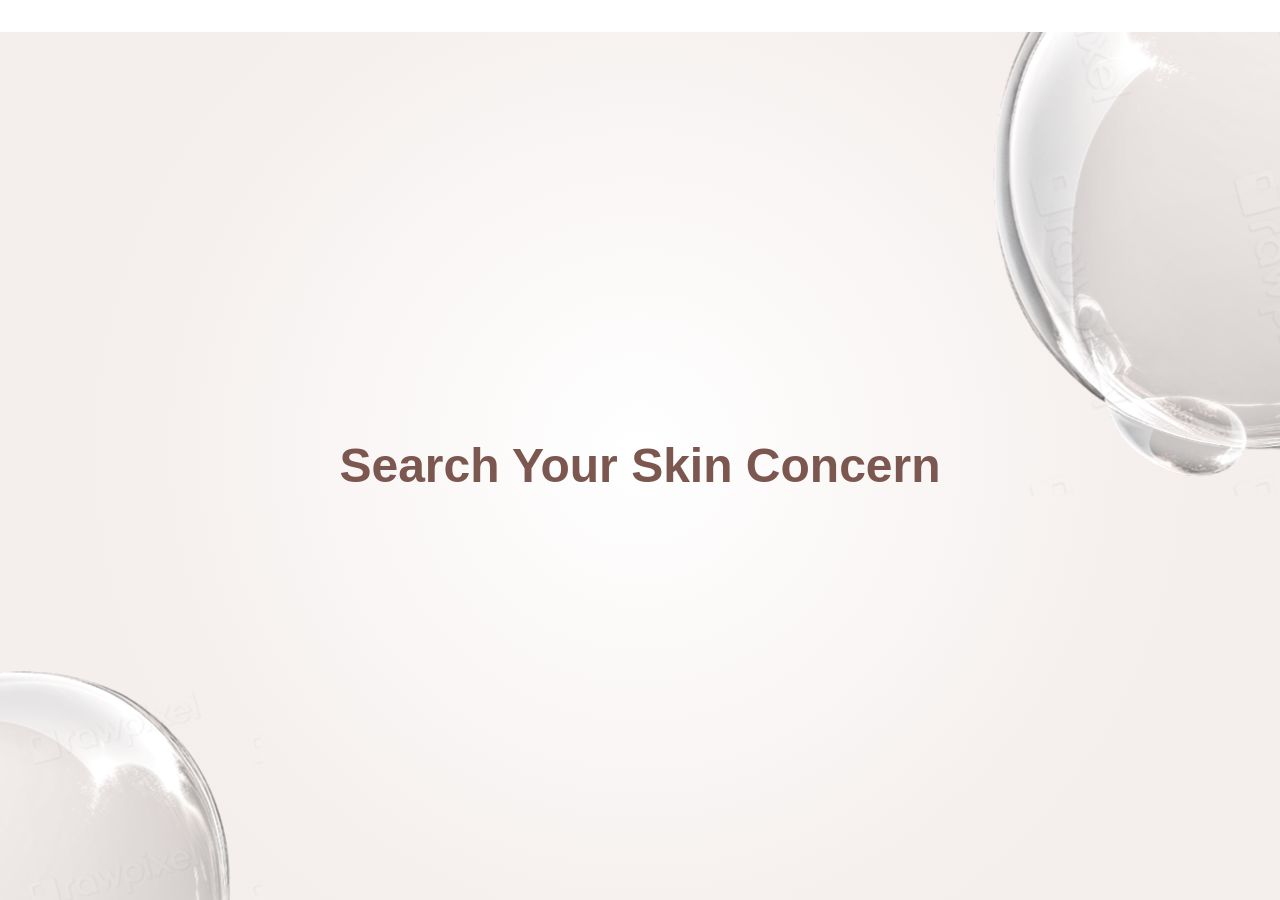
<file: index.html>
<!doctype html>
<!-- Entry point for GitHub Pages: sends visitors from the site root to the home page -->
<html lang="en">
  <head>
    <meta charset="utf-8" />
    <meta name="viewport" content="width=device-width, initial-scale=1" />
    <meta http-equiv="refresh" content="0; url=pages/home.html" />
    <title>Redirecting…</title>
  </head>
  <body>
    <p><a href="pages/home.html">Go to the home page</a></p>
  </body>
</html>
</file>
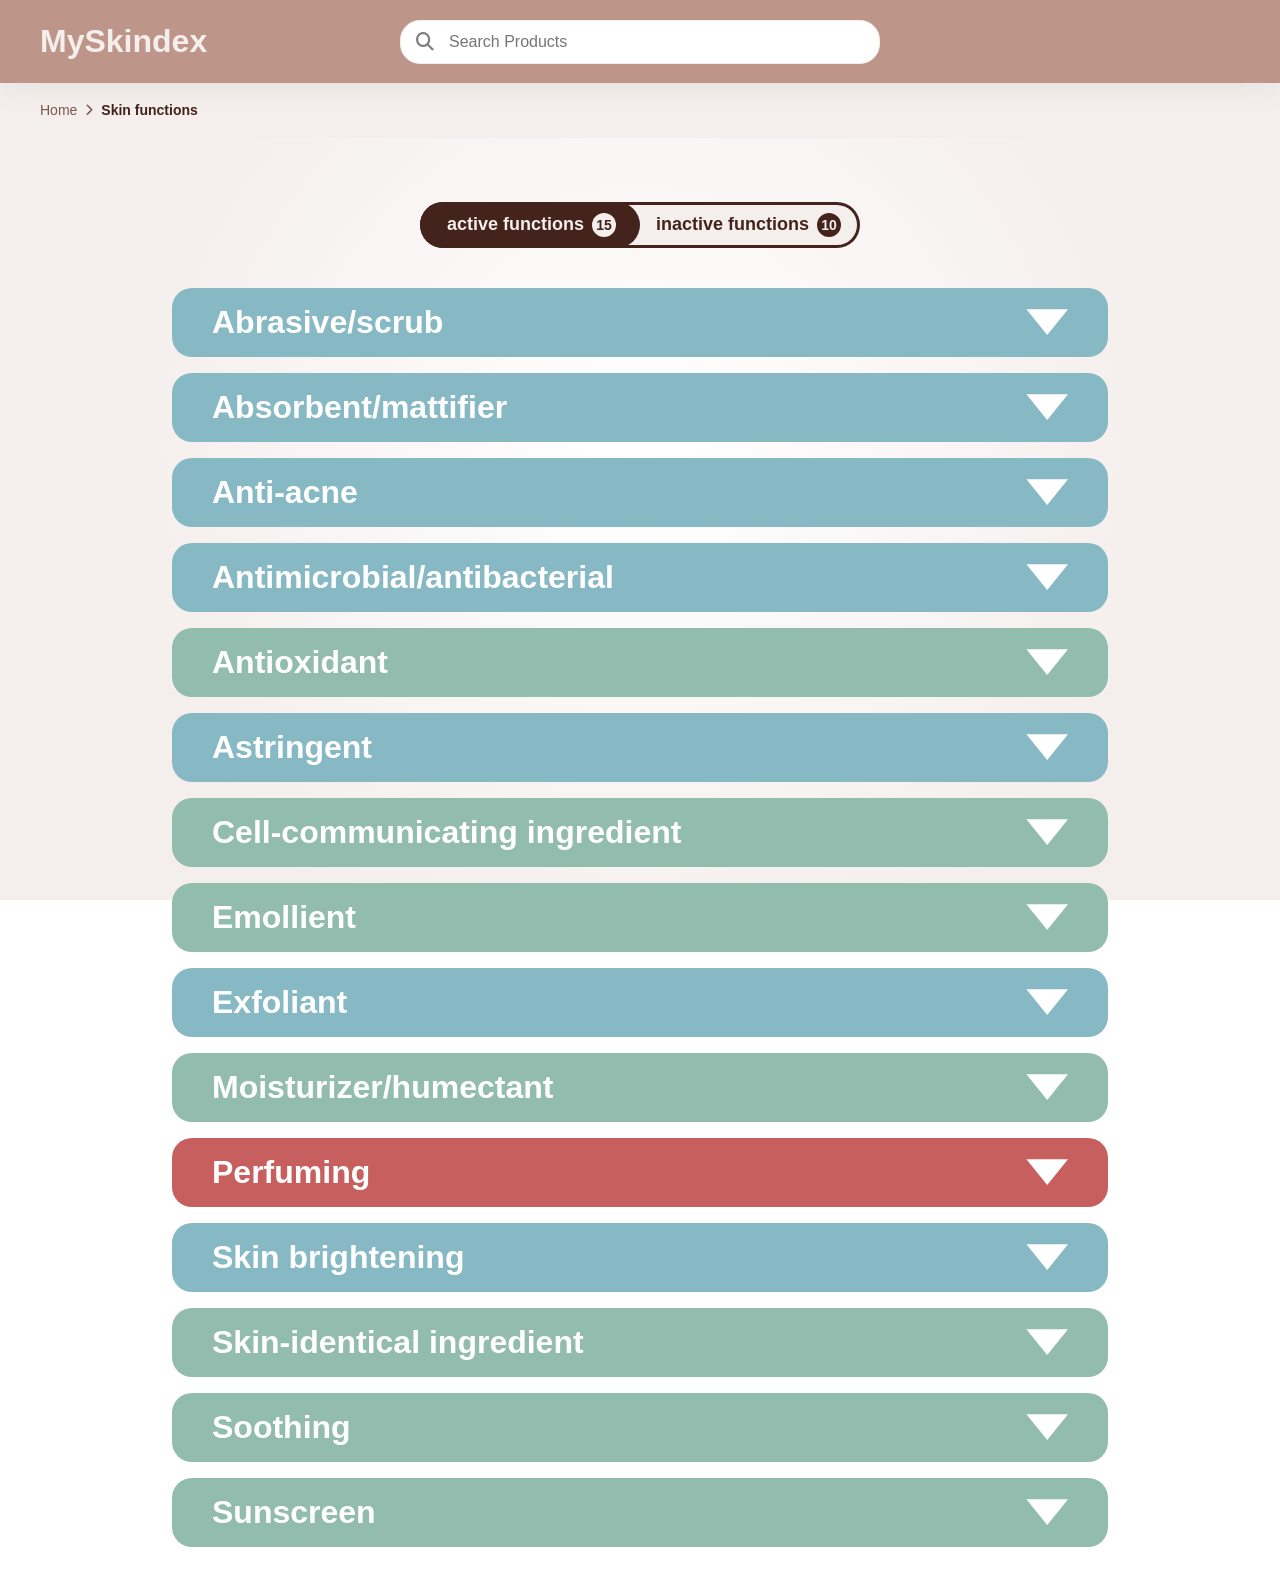
<file: pages/functions.html>
<!DOCTYPE html>
<html lang="en">
<head>
  <meta charset="utf-8" />
  <meta name="viewport" content="width=device-width, initial-scale=1" />
  <title>Functions — MySkindex</title>
  <link rel="stylesheet" href="../index.css" />
  <script src="../components/header.js" defer></script>
  <script src="../components/footer.js" defer></script>
  <script src="../components/breadcrumb.js" defer></script>
  <script src="../components/dropdown.js" defer></script>
  <script src="../data/filter-lists.js" defer></script> 
  <script src="../components/pill.js" defer></script>
</head>
<body>

  <my-header></my-header>
  <my-breadcrumb current="functions"></my-breadcrumb>

  <main>
    <div class="function-toggle" role="group" aria-label="Which functions to show">
      <button type="button" class="toggle-side" data-side="main" aria-pressed="true">active functions <span class="toggle-count"></span></button>
      <button type="button" class="toggle-side" data-side="other" aria-pressed="false">inactive functions <span class="toggle-count"></span></button>
    </div>

    <!-- One list per tab. Each is filled with <function-dropdown>s by renderFunctions() the first time it's shown -->
    <div class="function-list" data-side="main"></div>
    <div class="function-list" data-side="other" hidden></div>
  </main>


  <script>
    // Builds one <function-dropdown> for each function in the list and adds it to the page.
    // Each function looks like: { label, color, description, ingredients: ["...", "..."] }
    function renderFunctions(functions, list) {
      functions.forEach((fn) => {
        const dropdown = document.createElement("function-dropdown");
        // setAttribute is safe: the text is never read as HTML
        dropdown.setAttribute("function-label", fn.label);
        // The selected skin concern (if any), so the ingredients text can name it, e.g. "in Anti-Aging products"
        if (selectedConcern && fn.group) {
          dropdown.setAttribute("concern-label", selectedConcern.label);
          dropdown.setAttribute("concern-group", fn.group); // gofor / thesehelp / avoid
        }
        if (fn.color) dropdown.setAttribute("color", fn.color); // no color -> the dropdown uses gray
        dropdown.setAttribute("description", fn.description);
        dropdown.setAttribute("ingredients", JSON.stringify(fn.ingredients)); // attributes only hold text, so turn the list into JSON
        list.appendChild(dropdown);
      });
    }

    // Each group in concerns.json and the color its functions show in.
    const CONCERN_GROUP_COLORS = {
      gofor: "var(--color-function-green)",
      thesehelp: "var(--color-function-blue)",
      avoid: "var(--color-function-red)",
    };

    // Only used when no skin concern is selected: which functions count as "active", and their colors.
    // Anything not listed is "inactive" and shows in gray.
    const ACTIVE_FUNCTION_COLORS = {
      // green: hydrates, calms, or protects
      "moisturizer/humectant": "var(--color-function-green)",
      "emollient": "var(--color-function-green)",
      "soothing": "var(--color-function-green)",
      "skin-identical ingredient": "var(--color-function-green)",
      "antioxidant": "var(--color-function-green)",
      "cell-communicating ingredient": "var(--color-function-green)",
      "sunscreen": "var(--color-function-green)",
      // blue: treats or exfoliates
      "exfoliant": "var(--color-function-blue)",
      "abrasive/scrub": "var(--color-function-blue)",
      "anti-acne": "var(--color-function-blue)",
      "skin brightening": "var(--color-function-blue)",
      "absorbent/mattifier": "var(--color-function-blue)",
      "antimicrobial/antibacterial": "var(--color-function-blue)",
      "astringent": "var(--color-function-blue)",
      // red: can irritate
      "perfuming": "var(--color-function-red)",
    };

    let activeFunctions = [];
    let inactiveFunctions = [];
    let selectedConcern = null; // the concern object from concerns.json, or null when none is picked

    // Toggle: "Active functions" (left) shows activeFunctions, "Inactive functions" (right) shows inactiveFunctions.
    const toggle = document.querySelector(".function-toggle");

    function showSide(side) {
      toggle.querySelectorAll(".toggle-side").forEach((button) => {
        button.setAttribute("aria-pressed", String(button.dataset.side === side));
      });
      toggle.dataset.side = side; 

      // Each tab is built once, then just hidden or shown
      document.querySelectorAll(".function-list").forEach((list) => {
        list.hidden = list.dataset.side !== side;
        if (!list.hidden && !list.hasChildNodes()) {
          renderFunctions(side === "other" ? inactiveFunctions : activeFunctions, list);
        }
      });
    }

    toggle.addEventListener("click", (event) => {
      const button = event.target.closest(".toggle-side");
      if (button) showSide(button.dataset.side);
    });

    function loadJson(url) {
      return fetch(url).then((res) => {
        if (!res.ok) throw new Error(`Couldn't load ${url} (${res.status})`);
        return res.json();
      });
    }

    // Active = the concern's Go For, These Help, and Avoid functions, in that order.
    function getConcernFunctions(functions, concern) {
      return Object.entries(CONCERN_GROUP_COLORS).flatMap(([group, color]) =>
        functions
          .filter((fn) => concern[group].includes(fn.label))
          .map((fn) => ({ ...fn, color, group }))
      );
    }

    function getDefaultFunctions(functions) {
      return functions
        .filter((fn) => fn.label in ACTIVE_FUNCTION_COLORS)
        .map((fn) => ({ ...fn, color: ACTIVE_FUNCTION_COLORS[fn.label] }));
    }

    // Waits for DOMContentLoaded because FilterLists comes from a deferred script.
    document.addEventListener("DOMContentLoaded", () => {
      Promise.all([loadJson("../data/functions.json"), loadJson("../data/concerns.json")])
        .then(([functions, { concerns }]) => {
          const concern = concerns[FilterLists.getSelectedConcern()];
          selectedConcern = concern || null;
          activeFunctions = concern ? getConcernFunctions(functions, concern) : getDefaultFunctions(functions);

          // Inactive = everything in functions.json that isn't active.
          const activeLabels = new Set(activeFunctions.map((fn) => fn.label));
          inactiveFunctions = functions.filter((fn) => !activeLabels.has(fn.label));

          // Show how many functions are in each tab
          toggle.querySelector('[data-side="main"] .toggle-count').textContent = activeFunctions.length;
          toggle.querySelector('[data-side="other"] .toggle-count').textContent = inactiveFunctions.length;

          showSide("main");
        })
        .catch((error) => {
          console.error(error);
          document.querySelector(".function-list").textContent = "Functions couldn't be loaded. Please try again.";
        });
    });
  </script>

</body>
</html>

<style>
  main {
    max-width: none;
    display: flex;
    flex-direction: column;
    align-items: center;
  }

  .function-list {
    width: 100%;
  }

  /* The real data is all lowercase, so capitalize the first letter when showing it */
  function-dropdown .dropdown-toggle > span:first-child::first-letter,
  ingredient-pill .pill-label::first-letter {
    text-transform: uppercase;
  }

  /* ---- TOGGLE ---- */
  /* the track: a rounded bar split into two equal halves, one per word */
  .function-toggle {
    position: relative;
    display: grid;
    grid-template-columns: 1fr 1fr; 
    padding: 3px; /* room for the outline */
    margin: var(--space-xl) var(--space-xl);
    box-shadow: inset 0 0 0 3px var(--color-border-dark);
    border-radius: var(--radius-pill);
    background-color: var(--color-bg);
  }

  /* the highlight that sits behind the picked word and slides between sides */
  .function-toggle::before {
    content: "";
    position: absolute;
    top: 0;
    bottom: 0;
    left: 0;
    width: 50%;
    border-radius: var(--radius-pill);
    background-color: var(--color-border-dark); 
    transition: transform 0.3s;
  }

  /* right side picked: slide the highlight over */
  .function-toggle[data-side="other"]::before {
    transform: translateX(100%);
  }

  /* text */ 
  .toggle-side {
    position: relative;
    display: flex;
    align-items: center; /* lines up the text and the count circle */
    justify-content: center;
    padding: var(--space-sm) var(--space-md);
    border: none;
    border-radius: var(--radius-pill);
    background: none;
    color: var(--color-text);
    font-family: var(--font-base);
    font-size: var(--font-size-lg);
    font-weight: 600;
    white-space: nowrap;
    cursor: pointer;
    transition: color 0.2s;
  }

  .toggle-side[aria-pressed="true"] {
    color: var(--color-bg);
  }

  /* count: a little circle in the opposite colors of the tab's text */
  .toggle-count {
    display: inline-grid;
    place-items: center;
    width: 24px;
    height: 24px;
    margin-left: var(--space-sm);
    border-radius: 50%;
    background-color: var(--color-border-dark);
    color: var(--color-bg);
    font-size: var(--font-size-sm);
    line-height: 1;
    transition: background-color 0.2s, color 0.2s;
  }

  .toggle-count:empty {
    display: none; /* no circle until the count has loaded */
  }

  .toggle-side[aria-pressed="true"] .toggle-count {
    background-color: var(--color-bg);
    color: var(--color-border-dark);
  }

  /* keyboard tabbing */
  .toggle-side:focus-visible {
    outline: 2px solid var(--color-border-dark);
  }
</style>
</file>
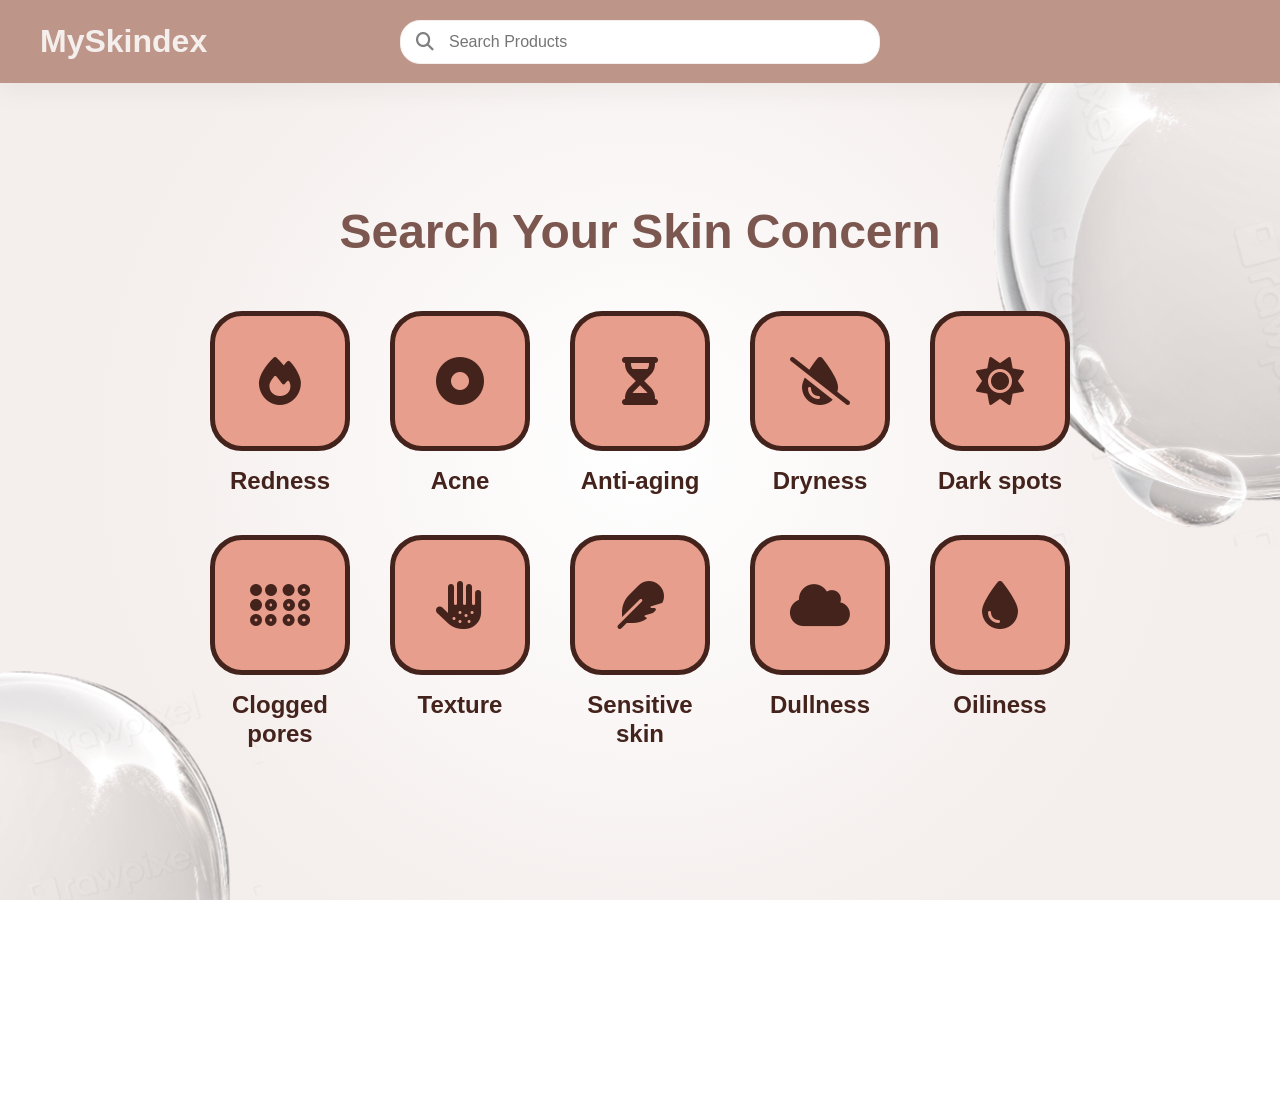
<file: pages/home.html>
<!DOCTYPE html>
<html lang="en">
<head>
  <meta charset="utf-8" />
  <meta name="viewport" content="width=device-width, initial-scale=1" />
  <title>Home — MySkindex</title>
  <link rel="stylesheet" href="../index.css" />
  <script src="../components/header.js" defer></script>
  <script src="../components/footer.js" defer></script>
  <script src="../data/filter-lists.js" defer></script>
  <script type="module" src="../components/skin-concerns-list.js" defer></script>
</head>
<body class="main-scroll">

  <my-header></my-header>

  <!-- Decorative bubble, top right, just under the header -->
  <div class="bubble-anchor">
    <img class="bubble bubble-top" src="../img/bubble1.png" alt="" />
  </div>

  <main>
    <h1 class="heading">Search Your Skin Concern</h1>
    <skin-concerns-list></skin-concerns-list>

  </main>

  <!-- Decorative bubble, bottom left, just above the footer -->
  <div class="bubble-anchor">
    <img class="bubble bubble-bottom" src="../img/bubble2.png" alt="" />
  </div>

</body>
</html>

<style>
  /* Center the content in <main> vertically.
     "safe" falls back to top alignment if the content is taller than <main>, so it can still scroll. */
  main {
    display: flex;
    flex-direction: column;
    justify-content: safe center;
  }

  .heading {
    display: flex;
    justify-content: center;
    font-size: var(--font-size-3xl);
    color: var(--color-text-muted);
    margin: 0;
  }
</style>
</file>
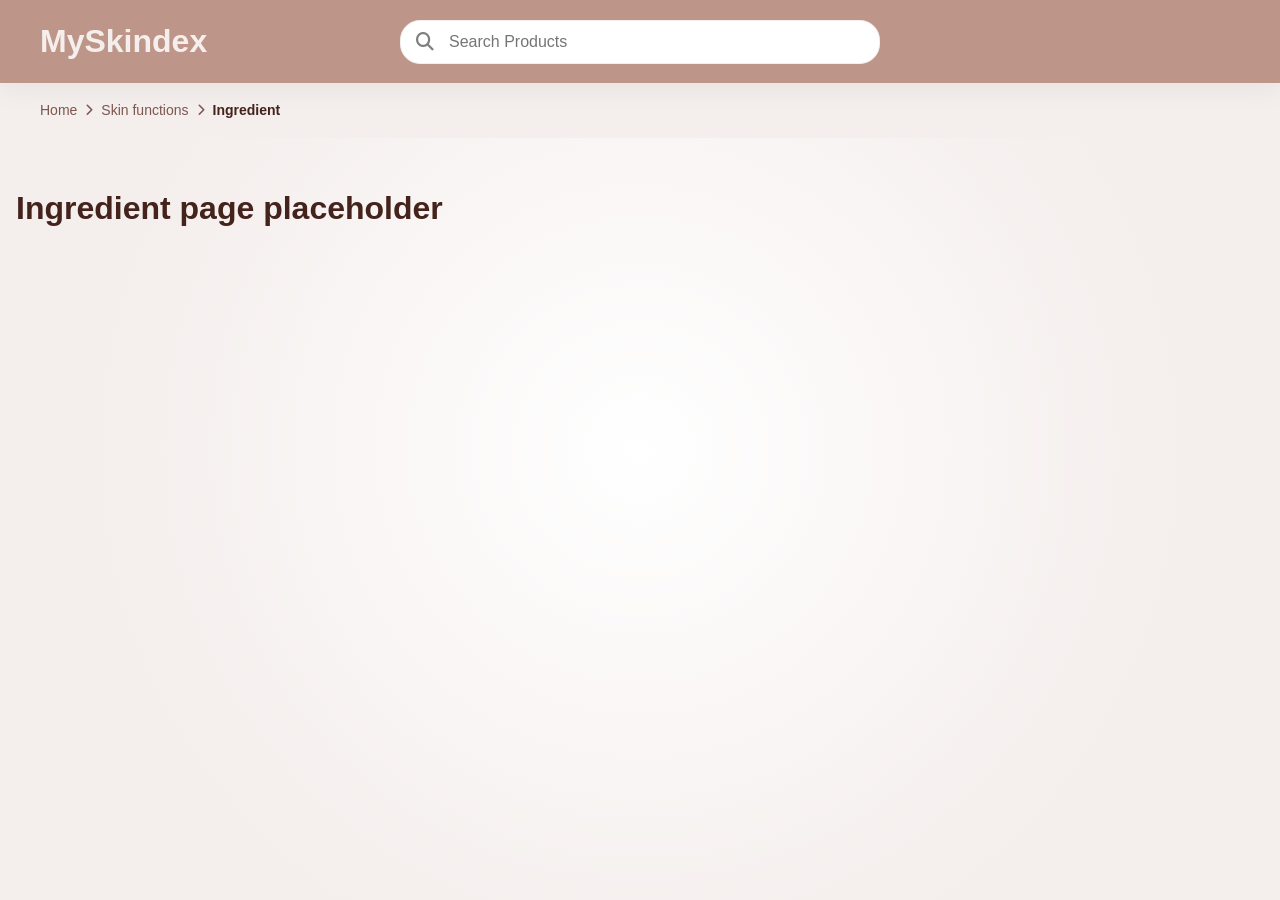
<file: pages/ingredient.html>
<!DOCTYPE html>
<html lang="en">
<head>
  <meta charset="utf-8" />
  <meta name="viewport" content="width=device-width, initial-scale=1" />
  <title>Ingredient — MySkindex</title>
  <link rel="stylesheet" href="../index.css" />
  <script src="../components/header.js" defer></script>
  <script src="../components/footer.js" defer></script>
  <script src="../components/breadcrumb.js" defer></script>
</head>
<body>

  <my-header></my-header>
  <my-breadcrumb current="ingredient"></my-breadcrumb>

  <main>
    <h1>Ingredient page placeholder</h1>
  </main>

</body>
</html>

<style>
  /* Since index.css gives <main> padding, remove it for this page so content fills edge-to-edge */
  main {
    max-width: none;
    margin: 0;
  }
</style>
</file>
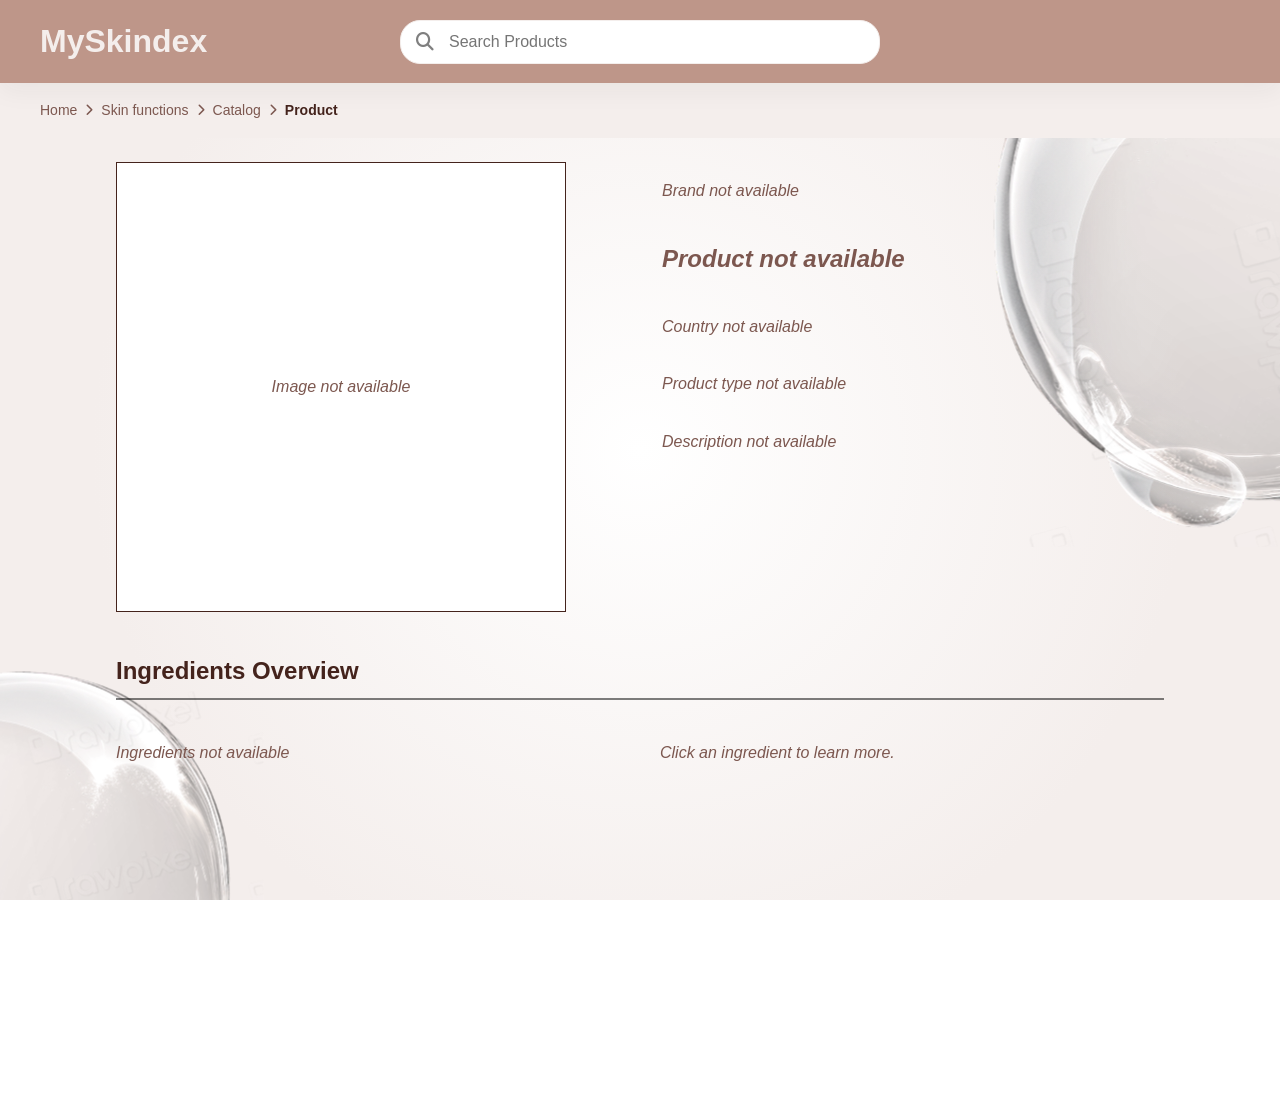
<file: pages/product.html>
<!DOCTYPE html>
<html lang="en">
<head>
  <meta charset="utf-8" />
  <meta name="viewport" content="width=device-width, initial-scale=1" />
  <title>Product — MySkindex</title>
  <link rel="stylesheet" href="../index.css" />
  <script src="../data/filter-lists.js" defer></script>
  <script src="../components/pill.js" defer></script>
  <script src="../components/header.js" defer></script>
  <script src="../components/footer.js" defer></script>
  <script src="../components/breadcrumb.js" defer></script>
</head>
<body class="main-scroll">

  <my-header></my-header>

  <!-- Decorative bubble, top right, just under the header -->
  <div class="bubble-anchor">
    <img class="bubble bubble-top" src="../img/bubble1.png" alt="" />
  </div>

  <my-breadcrumb current="product"></my-breadcrumb>

  <main>
    <!-- TOP: image + TEXT -->
    <section class="top">
      <img class="product-image" alt="" />

      <!-- TEXT -->
      <div class="text">
        <p class="brand">Brand name</p>
        <h1 class="product-name">Product name</h1>
        <p class="country">Country</p>
        <p class="product-type">Product type</p>
        <p class="description">Product description placeholder.</p>
      </div>
    </section>

    <!-- "Ingredients Overview" heading + a line across both columns below it -->
    <div class="ingredients-heading">
      <h2>Ingredients Overview</h2>
      <hr />
    </div>

    <!-- INGREDIENTS: OVERVIEW + KEY -->
    <section class="ingredients">

      <!-- OVERVIEW: one pill per ingredient -->
      <div class="overview">
        <!-- OVERVIEW_INGREDIENTS: filled with one pill per ingredient by the script below -->
        <div class="overview-ingredients">
          <p>Overview placeholder (TBD)</p>
        </div>
      </div>

      <!-- KEY: details of the clicked ingredient -->
      <div class="key">
        <!-- KEY_INGREDIENTS: details of the ingredient pill clicked in the overview (filled by the script below) -->
        <div class="key-ingredients" aria-live="polite">
          <p class="not-available">Click an ingredient to learn more.</p>
        </div>
      </div>

    </section>

  </main>

  <!-- Decorative bubble, bottom left, just above the footer -->
  <div class="bubble-anchor">
    <img class="bubble bubble-bottom" src="../img/bubble2.png" alt="" />
  </div>

</body>
</html>

  <style>
    /* TOP: image + TEXT side by side */
    .top {
      display: flex;
      gap: var(--space-3xl);
    }

    .product-image {
      width: 450px;
      height: 450px;
      flex-shrink: 0; /* don't let the text squeeze it */
      object-fit: cover; /* photo fills the whole square at its own shape: never stretched, edges cropped */
      background-color: var(--color-surface);
      border: 1px solid var(--color-border-dark);
    }

    /* TEXT: brand, product, country, type, description stacked */
    .text {
      display: flex;
      flex-direction: column;
      flex: 1;
    }

    /* INGREDIENTS: OVERVIEW + KEY */
    /* Heading row + line above both columns */
    .ingredients-heading {
      margin-top: var(--space-xl);
    }

    .ingredients {
      display: flex;
      gap: var(--space-xl);
    }

    /* Each side takes half the row */
    .overview,
    .key {
      flex: 1;
    }

    /* OVERVIEW and KEY: heading + line + content stacked */
    .overview,
    .key {
      display: flex;
      flex-direction: column;
    }

    /* KEY stays on screen while the (long) ingredient overview scrolls, so a clicked pill's
       details are always visible right next to it */
    .key {
      position: sticky;
      top: var(--space-md);
      align-self: flex-start; /* only as tall as its content, so it has room to stick */
    }

    /* The line spans the full width, under both columns */
    .ingredients-heading hr {
      width: 100%;
      margin: 0 0 var(--space-xl); /* 32px below the line: the old 16px + 16px more */
      border: none;
      border-top: 2px solid rgba(0, 0, 0, 0.50);
    }

    .ingredients-heading h2 {
      margin: 0 0 var(--space-sm); /* same 8px gap above the line as before */
    }

    /* Ingredient pills wrap onto as many rows as they need */
    .overview-ingredients {
      display: flex;
      flex-wrap: wrap;
      gap: var(--space-sm);
    }

    /* Product page pills: just the name on a color for its rating. No "i" button and no
       include/exclude circle here (pill.js still shows them on other pages). */
    .overview-ingredients ingredient-pill .pill-info,
    .overview-ingredients ingredient-pill .pill-actions {
      display: none;
    }

    /* Size and padding stay pill.js's defaults */
    .overview-ingredients ingredient-pill {
      box-shadow: none;
      color: var(--color-text-white);
      cursor: pointer;
    }

    .overview-ingredients ingredient-pill:hover {
      opacity: 0.85;
    }

    /* The pill whose details are showing in Key Ingredients */
    .overview-ingredients ingredient-pill[aria-pressed="true"] {
      box-shadow: 0 0 0 2px var(--color-text); /* a ring drawn outside the pill, so its size doesn't change */
    }

    .overview-ingredients ingredient-pill:focus-visible {
      outline: 2px solid var(--color-text);
      outline-offset: 2px;
    }

    /* Pill colors by rating (also used for the rating pill in Key Ingredients) */
    .rating-safe { background-color: var(--pill-good); }            /* Safe: green */
    .rating-low  { background-color: var(--pill-default); }         /* Safe (in low %): default blue */
    .rating-risk { background-color: var(--pill-moderate); }        /* Moderate Risk: orange */
    .rating-bad  { background-color: var(--pill-bad); }             /* Bad: red */
    .rating-none { background-color: var(--color-function-gray); }  /* no rating: gray */

    /* KEY INGREDIENTS: name, then functions + rating in a row, then the description */
    .detail-name {
      margin: 0 0 var(--space-sm);
      font-size: var(--font-size-xl);
      text-transform: capitalize;
      text-align: center;
    }

    .detail-tags {
      display: flex;
      flex-wrap: wrap;
      align-items: center;
      justify-content: center; /* functions + rating pill centered left-to-right */
      gap: var(--space-sm);
      margin-bottom: var(--space-md);
    }

    .detail-functions {
      display: flex;
      flex-wrap: wrap;
      justify-content: center; /* wrapped rows of functions stay centered too */
      margin: 0;
      padding: 0;
      list-style: none;
    }

    /* Functions are plain text, separated by commas: "emollient, soothing" */
    .detail-functions li {
      font-size: var(--font-size-base); /* same as the ingredient pills */
      color: var(--color-text);
    }

    .detail-functions li:not(:last-child)::after {
      content: ",";
      margin-right: 0.3em; /* the space after the comma */
    }

    /* Safe / Neutral / Icky */
    /* Same size as the overview's ingredient pills (pill.js defaults) */
    .rating-pill {
      padding: var(--space-sm) var(--space-lg);
      border-radius: var(--radius-pill);
      font-size: var(--font-size-base);
      font-weight: 600;
      line-height: 1;
      white-space: nowrap;
      color: var(--color-text-white);
    }

    .detail-desc {
      margin: 0;
      font-size: var(--font-size-base); /* index.css has no --font-size-md; base (16px) sits between sm and lg */
    }

    /* Research links under the description */
    .detail-research {
      margin-top: var(--space-md);
    }

    .detail-research h4 {
      margin: 0 0 var(--space-sm);
      font-size: var(--font-size-base);
    }

    .research-list {
      margin: 0;
      padding-left: var(--space-lg);
      font-size: var(--font-size-sm);
    }

    .research-list li + li {
      margin-top: var(--space-sm);
    }

    .research-list a {
      color: var(--color-text-blue);
    }

    .research-meta {
      display: block;
      color: var(--color-text-muted);
    }

    /* "[information] not available" messages: muted and italic so they read as missing data */
    .not-available {
      color: var(--color-text-muted);
      font-style: italic;
    }

    .overview-ingredients .not-available,
    .key-ingredients > .not-available {
      margin: 0;
    }

    /* No photo: same box as the image, with the message centered */
    .product-image.no-image {
      display: flex;
      align-items: center;
      justify-content: center;
      box-sizing: border-box;
    }
  </style>

  <script type="module">
    // Fills the page's placeholders with the product named in the URL (product.html?name=...),
    // using data/products.json. Anything the data doesn't have shows "[information] not available".

    // Empty strings, empty lists and missing fields all count as "not available"
    const hasValue = (value) => Array.isArray(value) ? value.length > 0 : Boolean(value && String(value).trim());

    // Puts the value in the element, or a muted "<what> not available" message
    function fill(selector, value, what) {
      const el = document.querySelector(selector);
      el.classList.toggle("not-available", !hasValue(value));
      el.textContent = hasValue(value) ? value : `${what} not available`;
    }

    // Swaps the <img> for a box with the message (no photo, or the photo failed to load)
    function showNoImage(img) {
      const box = document.createElement("div");
      box.className = "product-image no-image not-available";
      box.textContent = "Image not available";
      img.replaceWith(box);
    }

    // Pill color from the ingredient's rating in ingredients.json:
    // Safe = green, Safe (in low %) = default blue, Moderate Risk = orange, Bad = red, no rating = gray
    // ("Bad" isn't in ingredients.json yet; it's ready for when ingredients get that rating.)
    const RATING_CLASSES = {
      "Safe": "rating-safe",
      "Safe (in low %)": "rating-low",
      "Moderate Risk": "rating-risk",
      "Bad": "rating-bad",
    };
    // What the rating pill in Key Ingredients says
    const RATING_LABELS = {
      "Safe": "Safe",
      "Safe (in low %)": "Neutral",
      "Moderate Risk": "Icky",
      "Bad": "Bad",
    };
    let ingredientInfo = new Map(); // lowercase ingredient name -> its entry in ingredients.json
    let researchInfo = new Map();

    const findIngredient = (name) => ingredientInfo.get(name.trim().toLowerCase());

    // A muted "<what> not available" element
    function notAvailable(tag, what) {
      const el = document.createElement(tag);
      el.className = "not-available";
      el.textContent = `${what} not available`;
      return el;
    }

    // Key Ingredients side: the clicked ingredient's name, its functions + rating, and its description
    function showIngredient(name) {
      const info = findIngredient(name) || {}; // not in ingredients.json: everything says "not available"
      const panel = document.querySelector(".key-ingredients");
      panel.innerHTML = "";

      const heading = document.createElement("h3");
      heading.className = "detail-name";
      heading.textContent = name;

      // Functions (as a list) and the rating pill, side by side
      const tags = document.createElement("div");
      tags.className = "detail-tags";

      if (hasValue(info.function)) {
        const list = document.createElement("ul");
        list.className = "detail-functions";
        list.setAttribute("aria-label", "Functions");
        info.function.forEach((fn) => {
          const li = document.createElement("li");
          li.textContent = fn;
          list.appendChild(li);
        });
        tags.appendChild(list);
      } else {
        tags.appendChild(notAvailable("span", "Functions"));
      }

      if (RATING_LABELS[info.rating]) {
        const rating = document.createElement("span");
        rating.className = `rating-pill ${RATING_CLASSES[info.rating]}`;
        rating.textContent = RATING_LABELS[info.rating];
        tags.appendChild(rating);
      } else {
        tags.appendChild(notAvailable("span", "Rating"));
      }

      const desc = document.createElement("p");
      desc.className = "detail-desc";
      if (hasValue(info.description)) desc.textContent = info.description;
      else desc.append(notAvailable("span", "Description"));

      // Research: up to three PubMed links under the description
      const papers = researchInfo.get(name.trim().toLowerCase()) || [];
      const research = document.createElement("div");
      research.className = "detail-research";

      const researchHeading = document.createElement("h4");
      researchHeading.textContent = "Research";
      research.appendChild(researchHeading);

      if (papers.length) {
        const list = document.createElement("ul");
        list.className = "research-list";
        papers.forEach((paper) => {
          // only link to PubMed, in case the data file ever contains something unexpected
          if (!paper.url || !paper.url.startsWith("https://pubmed.ncbi.nlm.nih.gov/")) return;
          const li = document.createElement("li");

          const link = document.createElement("a");
          link.href = paper.url;
          link.target = "_blank";
          link.rel = "noopener noreferrer";
          link.textContent = paper.title;

          const meta = document.createElement("span");
          meta.className = "research-meta";
          meta.textContent = [paper.journal, paper.year].filter(Boolean).join(", ");

          li.append(link, meta);
          list.appendChild(li);
        });
        research.appendChild(list.children.length ? list : notAvailable("p", "Research"));
      } else {
        research.appendChild(notAvailable("p", "Research"));
      }

      panel.append(heading, tags, desc, research);
    }

    // Overview: one pill per ingredient, colored by its rating. Each pill is a button that
    // shows that ingredient in Key Ingredients.
    function fillPills(selector, names, what) {
      const el = document.querySelector(selector);
      el.innerHTML = "";
      if (!hasValue(names)) {
        const p = document.createElement("p");
        p.className = "not-available";
        p.textContent = `${what} not available`;
        el.appendChild(p);
        return;
      }
      names.forEach((name) => {
        const pill = document.createElement("ingredient-pill");
        pill.setAttribute("label", name);
        pill.classList.add(RATING_CLASSES[findIngredient(name)?.rating] || "rating-none");

        // Acts as a button: clickable, reachable with Tab, and Enter/Space press it
        pill.setAttribute("role", "button");
        pill.setAttribute("tabindex", "0");
        pill.setAttribute("aria-pressed", "false");
        const select = () => {
          el.querySelectorAll("ingredient-pill").forEach((p) => p.setAttribute("aria-pressed", "false"));
          pill.setAttribute("aria-pressed", "true");
          showIngredient(name);
        };
        pill.addEventListener("click", select);
        pill.addEventListener("keydown", (event) => {
          if (event.key === "Enter" || event.key === " ") {
            event.preventDefault(); // Space would otherwise scroll the page
            select();
          }
        });

        el.appendChild(pill);
      });
    }

    async function showProduct() {
      const name = new URLSearchParams(window.location.search).get("name");
      let product = null;
      try {
        const [products, ingredients, research] = await Promise.all([
          fetch("../data/products.json").then((r) => r.json()),
          fetch("../data/ingredients.json").then((r) => r.json()),
          fetch("../data/research.json").then((r) => (r.ok ? r.json() : {})).catch(() => ({})),
        ]);
        product = products.find((p) => p.name === name) || null;
        ingredientInfo = new Map(ingredients.map((i) => [i.name.trim().toLowerCase(), i]));
        researchInfo = new Map(Object.entries(research).map(([k, v]) => [k.trim().toLowerCase(), v]));
      }catch {
        // couldn't load the data: falls through to "not found" below
      }

      if (product) document.title = `${product.name} — MySkindex`;
      product = product || {}; // unknown product: every field shows "not available"

      fill(".product-name", product.name, "Product");
      // products.json has no brand or country fields yet, so these always say "not available"
      fill(".brand", product.brand, "Brand");
      fill(".country", product.country, "Country");
      fill(".product-type", product.type, "Product type");
      fill(".description", product.desc, "Description");

      const img = document.querySelector(".product-image");
      if (hasValue(product.image)) {
        img.addEventListener("error", () => showNoImage(img), { once: true });
        img.src = product.image;
        img.alt = product.name;
      } else {
        showNoImage(img);
      }

      // Overview: every ingredient in the product, in label order. Key Ingredients waits for a click.
      fillPills(".overview-ingredients", product.ingreds, "Ingredients");
    }

    showProduct();
  </script>
</file>
<file: index.css>
@import url("https://fonts.googleapis.com/css2?family=Material+Symbols+Outlined:opsz,wght,FILL,GRAD@48,400,0,0&display=swap");
@import url("https://cdnjs.cloudflare.com/ajax/libs/font-awesome/6.5.2/css/all.min.css");

/* MySkindex Global design tokens */

:root {
  /* ---- Pill Colors ---- */
  --pill-default: #87B9C5;
  --pill-good: #74A694;
  --pill-moderate: #F4936A;
  --pill-bad: #C65F5E;

  /* Function Colors */
  --color-text-green: #509C8E;
  --color-text-blue: #356B89;
  --color-text-red: #C65F5E;
  --color-function-green: #92BCAD;
  --color-function-blue: #87B9C5;
  --color-function-red: #C65F5E;
  --color-function-gray: #A4A4A4;
  
  /* ---- Background Colors ---- */
  --color-bg: #F4EEEC;
  --color-surface: #ffffff;
  --color-surface-alt: #BE9689;;

  /* ---- Text Colors ---- */
  --color-text: #44231C;
  --color-text-muted: #7C574F;
  --color-text-light: #F4EEEC;
  --color-text-white: #ffffff;

  /* ---- Border colors ---- */
  --color-border-light: #F4EEEC;
  --color-border-dark: #44231C;

  /* ---- Accents ---- */
  --color-accent: #E89E8C;
  --color-accent-muted: #F7D2C9;
  --color-accent-pill: #D6F3FA;
  --color-accent-checklist: #92BCAD;

  /* ---- Spacing scale ---- */
  --space-xs: 4px;
  --space-sm: 8px;
  --space-md: 16px;
  --space-lg: 24px;
  --space-xl: 40px;
  --space-2xl: 64px;
  --space-3xl: 96px;

  /* ---- Radius ---- */
  --radius-sm: 8px;
  --radius-md: 14px;
  --radius-lg: 20px;
  --radius-xl: 32px;
  --radius-2xl: 48px;
  --radius-pill: 999px;

  /* ---- Panel Gap ---- */
  --panel-gap: 0px;

  /* ---- Shadow ---- */
  --shadow-sm: 0 1px 2px rgba(44, 39, 34, 0.06);
  --shadow-md: 0 8px 24px rgba(44, 39, 34, 0.05);

  /* ---- Typography ---- */
  --font-base: "Segoe UI", -apple-system, BlinkMacSystemFont, Helvetica, Arial, sans-serif;
  --font-size-base: 16px;
  --font-size-xs: 0.75rem;
  --font-size-sm: 0.875rem;
  --font-size-lg: 1.125rem;
  --font-size-xl: 1.5rem;
  --font-size-2xl: 2rem;
  --font-size-3xl: 3rem;
  --font-size-4xl: 4rem;
  --line-height-base: 1.6;

  /* ---- Layout ---- */
  --max-width: 1080px;
  --z-header: 9999;

  /* ---- Page background (Radial: white --> creamy white) ---- */
  --page-bg: radial-gradient(circle at center, var(--color-surface) 0%, var(--color-bg) 70%);
}

* {
  box-sizing: border-box;
}

/* ---- Scrollbars (every scrollable area on every page) ----
   Thin, with a faint half-see-through thumb and no track. */
* {
  scrollbar-width: thin;
  scrollbar-color: color-mix(in srgb, var(--color-text-muted) 50%, transparent) transparent;
}

/* Same look for browsers that don't support scrollbar-color yet (older Safari) */
@supports not (scrollbar-color: auto) {
  ::-webkit-scrollbar {
    width: 8px;
    height: 8px;
  }

  ::-webkit-scrollbar-track {
    background: transparent;
  }

  ::-webkit-scrollbar-thumb {
    border-radius: var(--radius-pill);
    background: color-mix(in srgb, var(--color-text-muted) 50%, transparent);
  }
}

html {
  overflow-x:clip;
}

body {
  margin: 0;
  display: flex;
  flex-direction: column;
  min-height: 100dvh;
  background: var(--page-bg);
  background-attachment: fixed; 
  color: var(--color-text);
  font-family: var(--font-base);
  line-height: var(--line-height-base);
  overflow: clip;
}

my-header,
my-footer {
  display: block;
}

my-header {
  position: sticky;
  top: 0;
  z-index: var(--z-header);
  padding: var(--space-md);
  background: var(--color-surface);
  border-bottom: 1px solid var(--color-border);
}

main {
  flex: 1;
  width: 100%;
  max-width: var(--max-width);
  margin: 0 auto;
  padding: var(--space-lg) var(--space-md);
}

my-footer {
  padding: var(--space-md);
  background: var(--color-surface-alt);
}

/* ---- Decorative bubbles (outside <main>) ----
   They take up no space, so the layout doesn't change; the bubble image hangs off of them. */
.bubble-anchor {
  position: relative;
  height: 0;
}

.bubble {
  position: absolute;
  z-index: -1;          
  pointer-events: none; 
}

.bubble-top {
  top: 0;             
  right: 0;
  transform: translate(50%, -30%);
}

.bubble-bottom {
  bottom: 0;           
  left: 0;
  transform: translate(-45%, 45%);
}

/* ---- Pages where only <main> scrolls ----
  .main-scroll class on the <body> locks the page to the window height, so the header, footer, and bubbles don't move. 
  <main> is what holds the content and is what scrolls when the content is more than the height of the window. */
body.main-scroll {
  height: 100dvh; 
}

body.main-scroll main {
  min-height: 0;   
  overflow-y: auto;
  max-width: none;
  padding-inline: max(var(--space-md), calc((100% - var(--max-width)) / 2 + var(--space-md)));

  scrollbar-width: none; /* hide scrollbar */

  /* Lets things inside <main> size themselves to its height using cqh units
     (100cqh = the height of <main>). Safe here because <main>'s height comes from the window, not its content. */
  container-type: size;
}

body.main-scroll main::-webkit-scrollbar {
  display: none;
}
</file>
